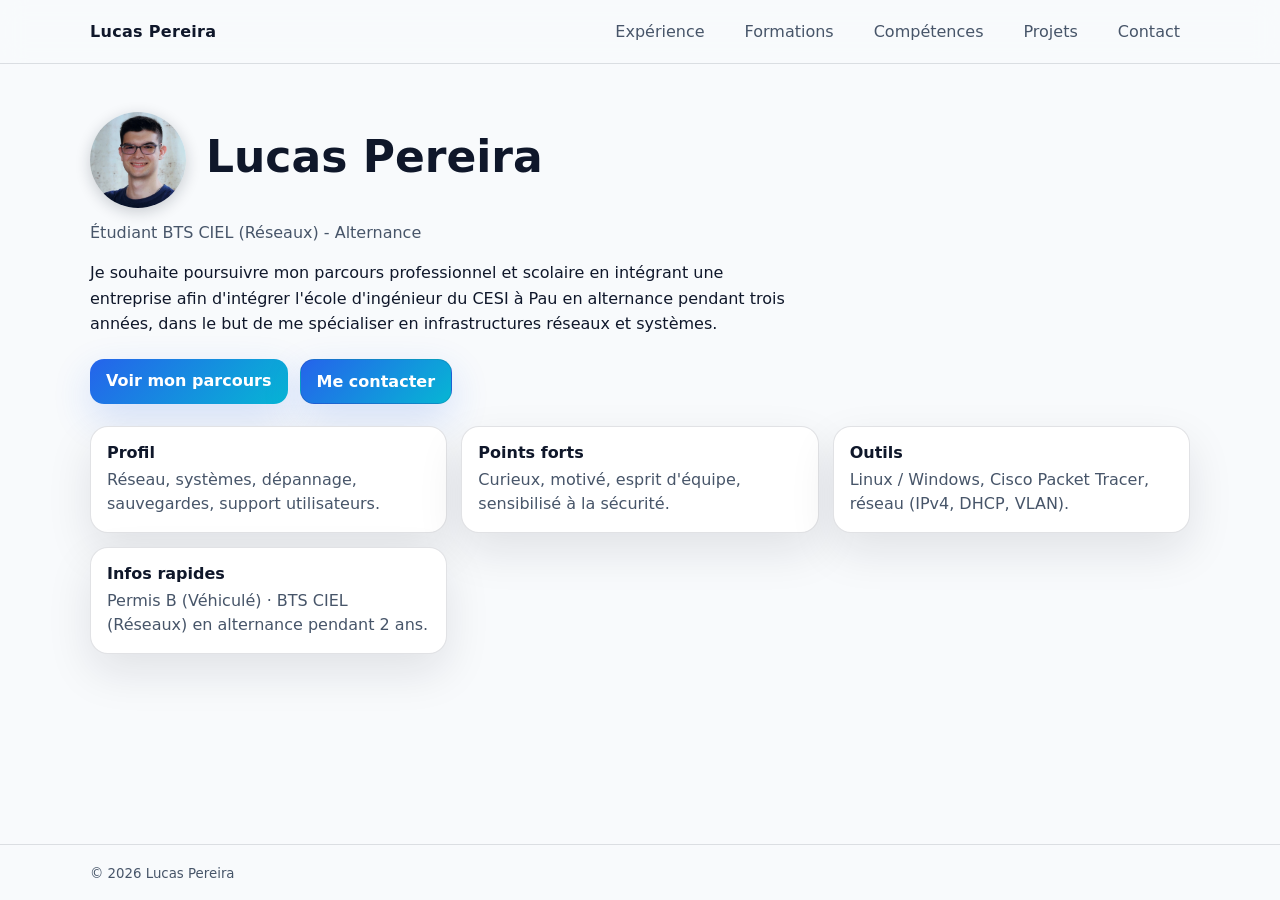
<file: index.html>
<!doctype html>
<html data-theme="light" lang="fr">
<head>
  <meta charset="utf-8" />
  <meta name="viewport" content="width=device-width, initial-scale=1" />
  <title>Lucas Pereira - CV</title>
  <link rel="stylesheet" href="css/style.css" />
  <script defer src="js/main.js"></script>
</head>
<body>




  <header class="site-header">
    <div class="container header-inner">
      <a class="brand" href="index.html">Lucas Pereira</a>
      <nav class="nav">
        <a href="experience.html">Expérience</a>
        <a href="formation.html">Formations</a>
        <a href="competences.html">Compétences</a>
        <a href="projets.html">Projets</a>
        <a href="contact.html">Contact</a>
      </nav>
    </div>
  </header>

  <main class="container">
    <section class="hero">
      
<div class="hero-title">
  <img src="assets/img/profile.jpg" alt="Lucas Pereira" class="hero-avatar">
  <h1>Lucas Pereira</h1>
</div>

      <p class="subtitle">Étudiant BTS CIEL (Réseaux) - Alternance</p>

      <p class="lead">
        Je souhaite poursuivre mon parcours professionnel et scolaire en intégrant une entreprise 
        afin d'intégrer l'école d'ingénieur du CESI à Pau en alternance pendant trois années,
        dans le but de me spécialiser en infrastructures réseaux et systèmes.
      </p>

      <div class="cta">
        <a class="btn" href="experience.html">Voir mon parcours</a>
        <a class="btn btn-ghost" href="contact.html">Me contacter</a>
      </div>

      <div class="quick-cards">
        
        <div class="card">
          <h3>Profil</h3>
          <p>Réseau, systèmes, dépannage, sauvegardes, support utilisateurs.</p>
        </div>
        <div class="card">
          <h3>Points forts</h3>
          <p>Curieux, motivé, esprit d'équipe, sensibilisé à la sécurité.</p>
        </div>
        <div class="card">
          <h3>Outils</h3>
          <p>Linux / Windows, Cisco Packet Tracer, réseau (IPv4, DHCP, VLAN).</p>
        </div>

        <div class="card">
          <h3>Infos rapides</h3>
          <p>Permis B (Véhiculé) · BTS CIEL (Réseaux) en alternance pendant 2 ans.</p>
        </div>
      </div>
    </section>
  </main>

  <footer class="site-footer">
    <div class="container">
      <small>© 2026 Lucas Pereira</small>
    </div>
  </footer>
</body>
</html>
</file>
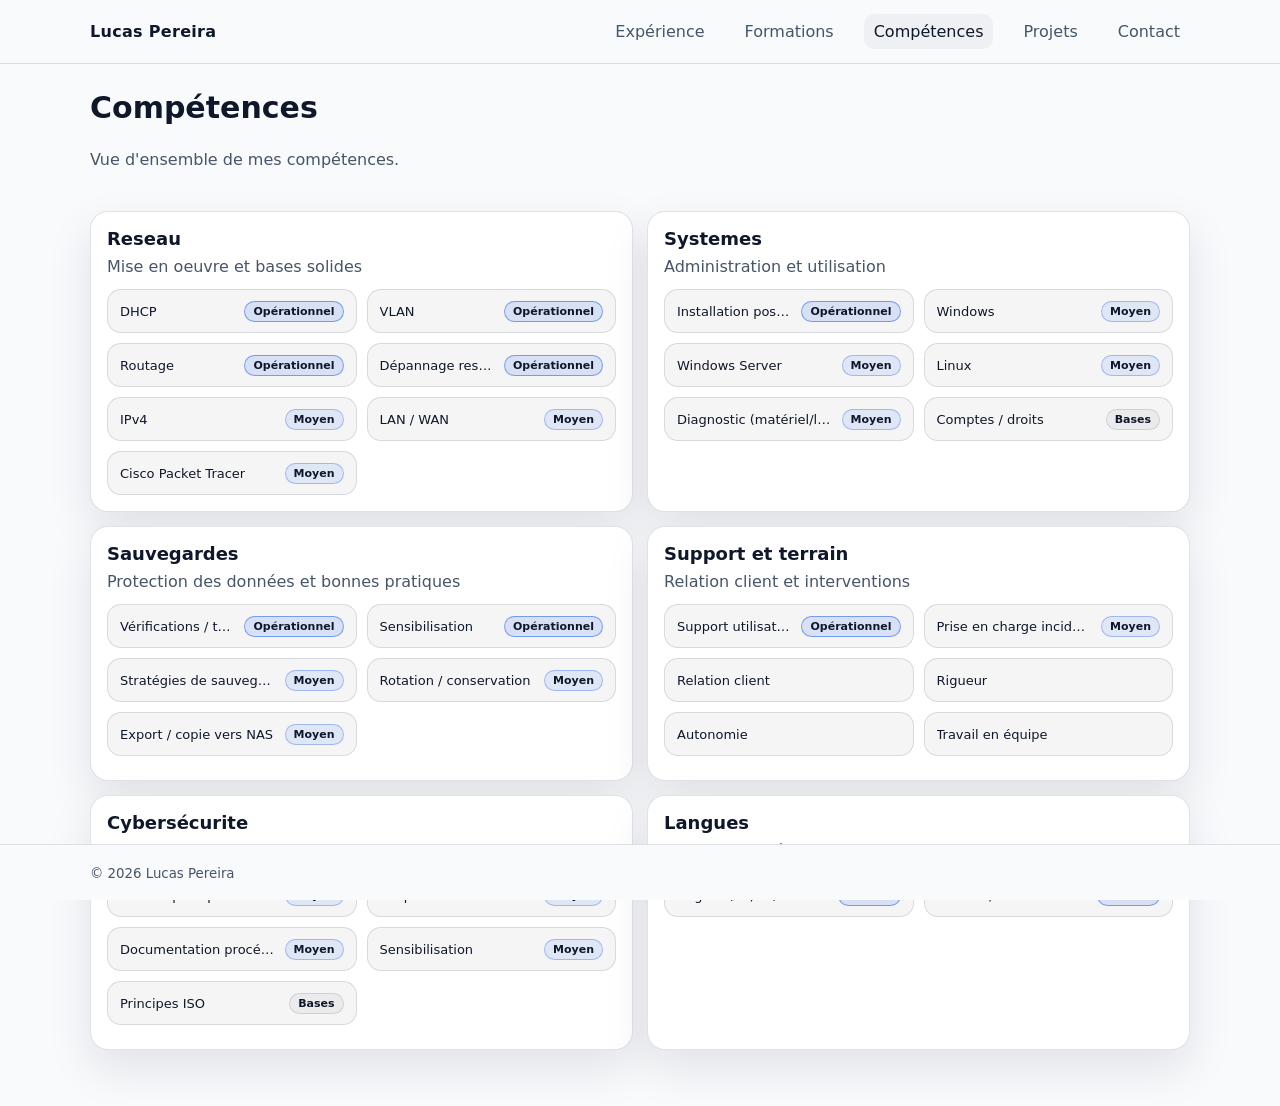
<file: competences.html>
<!doctype html>
<html data-theme="light" lang="fr">
<head>
  <meta charset="utf-8" />
  <meta name="viewport" content="width=device-width, initial-scale=1" />
  <title>Compétences - Lucas Pereira</title>
  <link rel="stylesheet" href="css/style.css" />
  <script defer src="js/main.js"></script>
  <script defer src="js/competences.js"></script>
</head>
<body>

  <header class="site-header">
    <div class="container header-inner">
      <a class="brand" href="index.html">Lucas Pereira</a>
      <nav class="nav">
        <a href="experience.html">Expérience</a>
        <a href="formation.html">Formations</a>
        <a href="competences.html" class="active">Compétences</a>
        <a href="projets.html">Projets</a>
        <a href="contact.html">Contact</a>
      </nav>
    </div>
  </header>

  <main class="container">
    <section class="page-head">
      <h1>Compétences</h1><br>
      <p class="subtitle">Vue d'ensemble de mes compétences.</p>
    </section>

    <section class="skills-grid" id="skillsGrid">
    </section>
  </main>

  <footer class="site-footer">
    <div class="container">
      <small>© 2026 Lucas Pereira</small>
    </div>
  </footer>
</body>
</html>
</file>
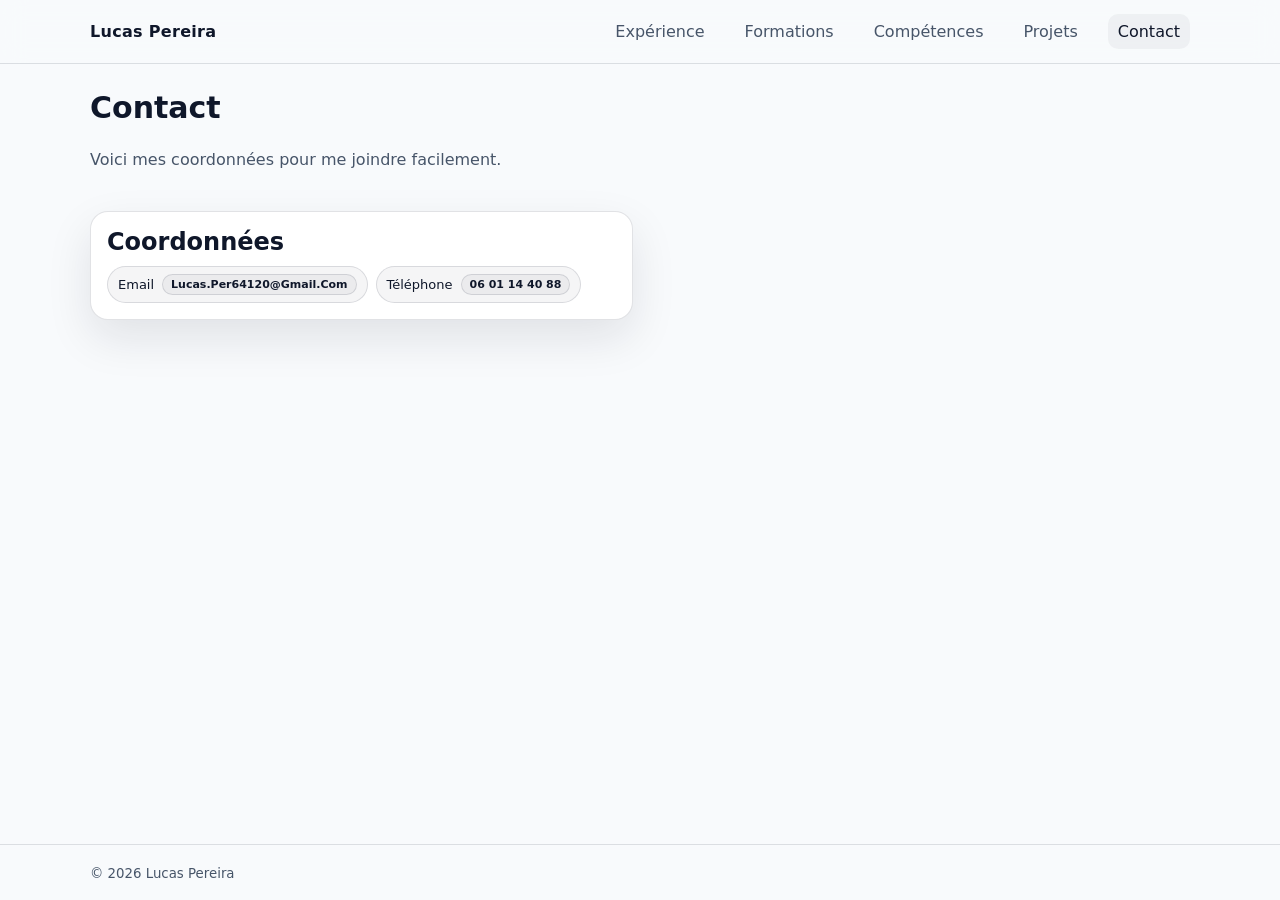
<file: contact.html>
<!doctype html>
<html data-theme="light" lang="fr">
<head>
  <meta charset="utf-8" />
  <meta name="viewport" content="width=device-width, initial-scale=1" />
  <title>Contact - Lucas Pereira</title>
  <link rel="stylesheet" href="css/style.css" />
  <script defer src="js/main.js"></script>
  <script defer src="js/contact.js"></script>
</head>
<body>

  <header class="site-header">
    <div class="container header-inner">
      <a class="brand" href="index.html">Lucas Pereira</a>
      <nav class="nav">
        <a href="experience.html">Expérience</a>
        <a href="formation.html">Formations</a>
        <a href="competences.html">Compétences</a>
        <a href="projets.html">Projets</a>
        <a href="contact.html" class="active">Contact</a>
      </nav>
    </div>
  </header>

  <main class="container">
    <section class="page-head">
      <h1>Contact</h1><br>
      <p class="subtitle">Voici mes coordonnées pour me joindre facilement.</p>
    </section>

    <section class="skills-grid">
      <div class="card">
        <h2 style="margin:0 0 10px;">Coordonnées</h2>

        <div class="tags" style="margin-top:0;">
          <span class="tag">
            <span class="tag-text">Email</span>
            <span class="tag-badge">
              <a href="mailto:lucas.per64120@gmail.com">lucas.per64120@gmail.com</a>
            </span>
          </span>

          <span class="tag">
            <span class="tag-text">Téléphone</span>
            <span class="tag-badge">
              <a href="tel:+33601144088">06 01 14 40 88</a>
            </span>
          </span>
        </div>
      </div>
    </section>
  </main>

  <footer class="site-footer">
    <div class="container">
      <small>© 2026 Lucas Pereira</small>
    </div>
  </footer>
</body>
</html>
</file>
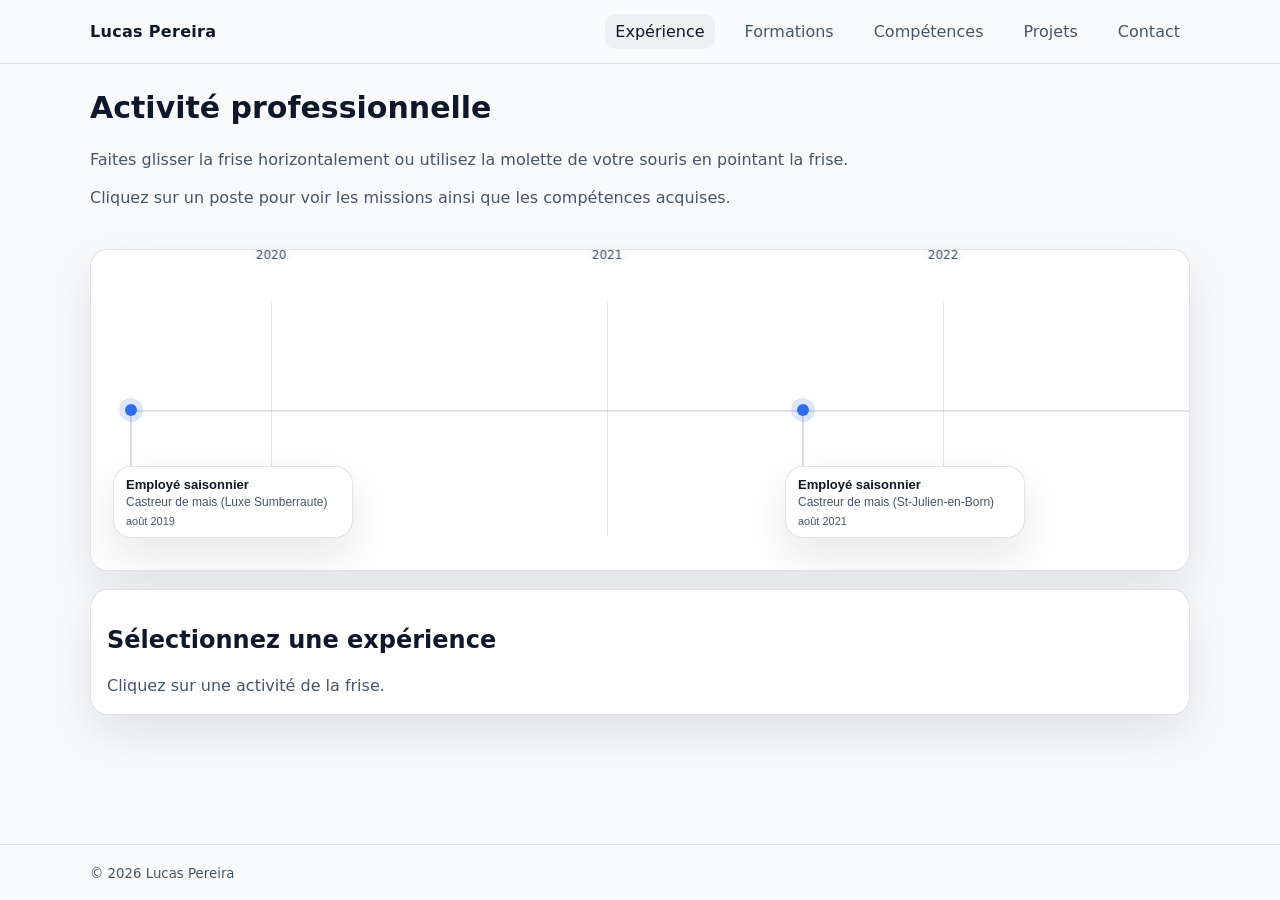
<file: experience.html>
<!doctype html>
<html data-theme="light" lang="fr">
<head>
  <meta charset="utf-8" />
  <meta name="viewport" content="width=device-width, initial-scale=1" />
  <title>Expérience - Lucas Pereira</title>
  <link rel="stylesheet" href="css/style.css" />
  <script defer src="js/main.js"></script>
  <script defer src="js/timeline.js"></script>
</head>
<body>

  <header class="site-header">
    <div class="container header-inner">
      <a class="brand" href="index.html">Lucas Pereira</a>
      <nav class="nav">
        <a href="experience.html" class="active">Expérience</a>
        <a href="formation.html">Formations</a>
        <a href="competences.html">Compétences</a>
        <a href="projets.html">Projets</a>
        <a href="contact.html">Contact</a>
      </nav>
    </div>
  </header>

  <main class="container">
    <section class="page-head">
      <h1>Activité professionnelle</h1><br>
      <p class="subtitle">
        Faites glisser la frise horizontalement ou utilisez la molette de votre souris en pointant la frise.<br><br>
        Cliquez sur un poste pour voir les missions ainsi que les compétences acquises.
      </p>
    </section>

    <section class="timeline-wrap">
      <div class="timeline" id="timeline" aria-label="Frise chronologique">
      </div>
    </section>

  <section class="details">
    <div class="card" id="detailsCard">
      <h2 id="dTitle">Sélectionnez une expérience</h2>
      <p class="muted" id="dMeta">Cliquez sur une activité de la frise.</p>

      <div id="detailsExtra" calss="is-hidden">
        <h3>Missions</h3>
        <ul id="dMissions"></ul>

        <h3>Compétences acquises</h3>
        <div class="tags" id="dTags"></div>
      </div>

    </div>
  </section>
  </main>

  <footer class="site-footer">
    <div class="container">
      <small>© 2026 Lucas Pereira</small>
    </div>
  </footer>
</body>
</html>
</file>
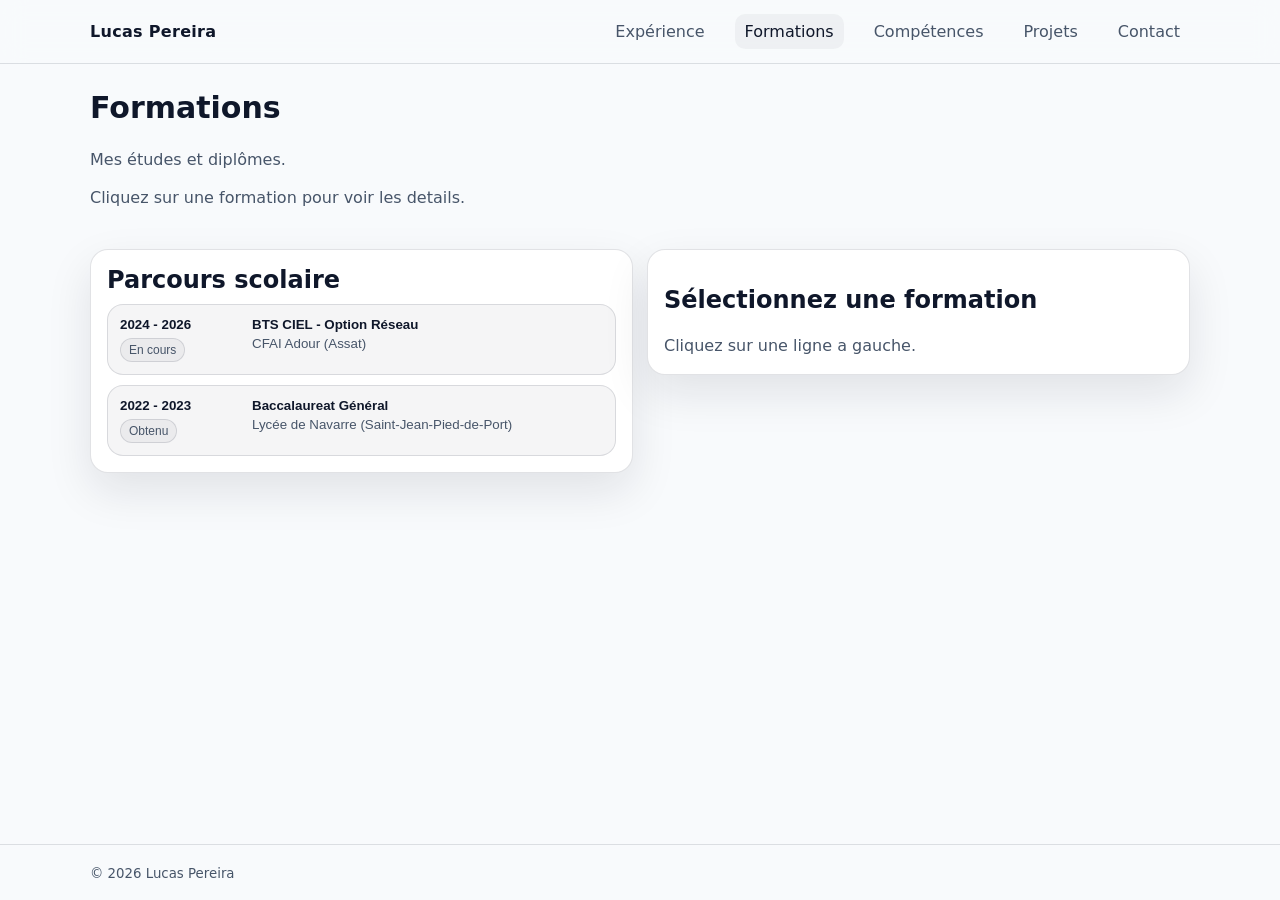
<file: formation.html>
<!doctype html>
<html data-theme="light" lang="fr">
<head>
  <meta charset="utf-8" />
  <meta name="viewport" content="width=device-width, initial-scale=1" />
  <title>Formations - Lucas Pereira</title>
  <link rel="stylesheet" href="css/style.css" />
  <script defer src="js/main.js"></script>
  <script defer src="js/formation.js"></script>
</head>
<body>

  <header class="site-header">
    <div class="container header-inner">
      <a class="brand" href="index.html">Lucas Pereira</a>
      <nav class="nav">
        <a href="experience.html">Expérience</a>
        <a href="formation.html" class="active">Formations</a>
        <a href="competences.html">Compétences</a>
        <a href="projets.html">Projets</a>
        <a href="contact.html">Contact</a>
      </nav>
    </div>
  </header>

  <main class="container">
    <section class="page-head">
      <h1>Formations</h1><br>
      <p class="subtitle">
        Mes études et diplômes.<br><br>
        Cliquez sur une formation pour voir les details.
      </p>
    </section>

    <section class="edu-grid" id="eduGrid">
      <div class="edu-list card">
        <h2 class="edu-title">Parcours scolaire</h2>
        <div id="eduItems" class="edu-items"></div>
      </div>

      <div class="card" id="eduDetails">
        <h2 id="fTitle">Sélectionnez une formation</h2>
        <p class="muted" id="fMeta">Cliquez sur une ligne a gauche.</p>

        <div id="eduExtra" class="is-hidden">
          <h3>Contenu</h3>
          <ul id="fBullets"></ul>

          <h3>Compétences developpées</h3>
          <div class="tags" id="fTags"></div>
        </div>
      </div>
    </section>
  </main>

  <footer class="site-footer">
    <div class="container">
      <small>© 2026 Lucas Pereira</small>
    </div>
  </footer>
</body>
</html>
</file>
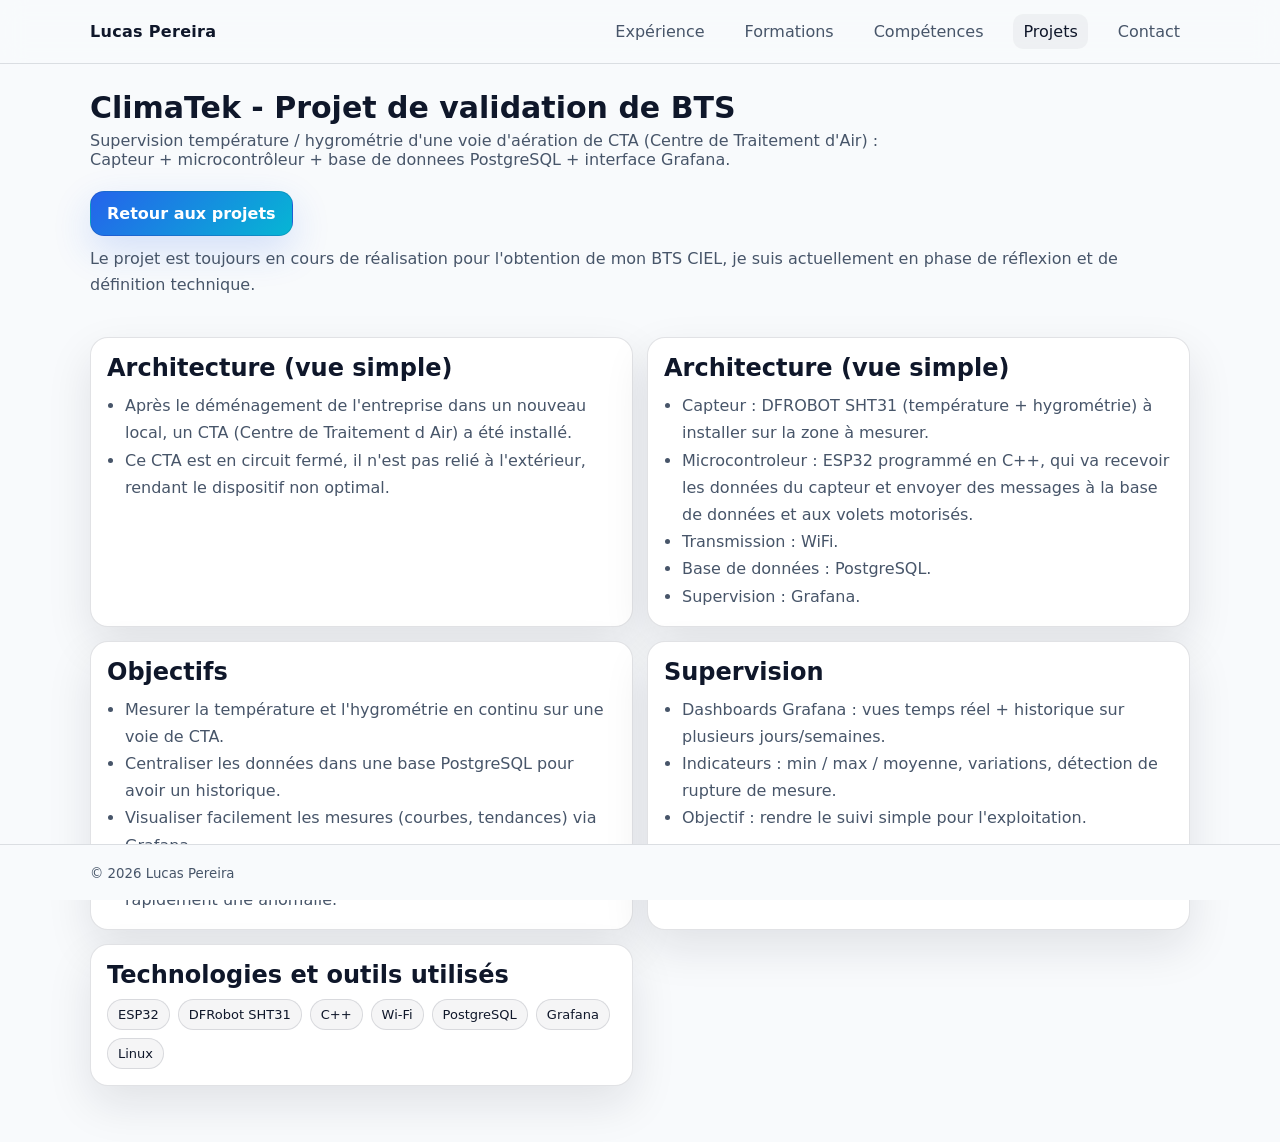
<file: projet-bts.html>
<!doctype html>
<html data-theme="light" lang="fr">
<head>
  <meta charset="utf-8" />
  <meta name="viewport" content="width=device-width, initial-scale=1" />
  <title>ClimaTek - Projet de validation de BTS</title>
  <link rel="stylesheet" href="css/style.css" />
  <script defer src="js/main.js"></script>
</head>
<body>

  <header class="site-header">
    <div class="container header-inner">
      <a class="brand" href="index.html">Lucas Pereira</a>
      <nav class="nav">
        <a href="experience.html">Expérience</a>
        <a href="formation.html">Formations</a>
        <a href="competences.html">Compétences</a>
        <a href="projets.html" class="active">Projets</a>
        <a href="contact.html">Contact</a>
      </nav>
    </div>
  </header>

  <main class="container">
    <section class="page-head">
      <h1>ClimaTek - Projet de validation de BTS</h1>
      <p class="subtitle">
        Supervision température / hygrométrie d'une voie d'aération de CTA (Centre de Traitement d'Air) : <br>
        Capteur + microcontrôleur + base de donnees PostgreSQL + interface Grafana.
      </p>

      <div class="cta">
        <a class="btn btn-ghost" href="projets.html">Retour aux projets</a>
      </div>

      <p class="muted" style="margin-top:10px; line-height:1.6;">
        Le projet est toujours en cours de réalisation pour l'obtention de mon BTS CIEL, je suis actuellement en phase de réflexion et de définition technique.
      </p>
    </section>

    <section class="skills-grid">
      <div class="card">
        <h2 style="margin:0 0 10px;">Architecture (vue simple)</h2>
        <ul style="margin:0; padding-left:18px; line-height:1.7; color:var(--muted);">
          <li>Après le déménagement de l'entreprise dans un nouveau local, un CTA (Centre de Traitement d Air) a été installé.</li>
          <li>Ce CTA est en circuit fermé, il n'est pas relié à l'extérieur, rendant le dispositif non optimal.</li>
        </ul>
      </div>

      <div class="card">
        <h2 style="margin:0 0 10px;">Architecture (vue simple)</h2>
        <ul style="margin:0; padding-left:18px; line-height:1.7; color:var(--muted);">
          <li>Capteur : DFROBOT SHT31 (température + hygrométrie) à installer sur la zone à mesurer.</li>
          <li>Microcontroleur : ESP32 programmé en C++, qui va recevoir les données du capteur et envoyer des messages à la base de données et aux volets motorisés.</li>
          <li>Transmission : WiFi.</li>
          <li>Base de données : PostgreSQL.</li>
          <li>Supervision : Grafana.</li>
        </ul>
      </div>

      <div class="card">
        <h2 style="margin:0 0 10px;">Objectifs</h2>
        <ul style="margin:0; padding-left:18px; line-height:1.7; color:var(--muted);">
          <li>Mesurer la température et l'hygrométrie en continu sur une voie de CTA.</li>
          <li>Centraliser les données dans une base PostgreSQL pour avoir un historique.</li>
          <li>Visualiser facilement les mesures (courbes, tendances) via Grafana.</li>
          <li>Mettre en place des seuils / alertes pour détecter rapidement une anomalie.</li>
        </ul>
      </div>

      <div class="card">
        <h2 style="margin:0 0 10px;">Supervision</h2>
        <ul style="margin:0; padding-left:18px; line-height:1.7; color:var(--muted);">
          <li>Dashboards Grafana : vues temps réel + historique sur plusieurs jours/semaines.</li>
          <li>Indicateurs : min / max / moyenne, variations, détection de rupture de mesure.</li>
          <li>Objectif : rendre le suivi simple pour l'exploitation.</li>
        </ul>
      </div>

      <div class="card">
        <h2 style="margin:0 0 10px;">Technologies et outils utilisés</h2>
        <div class="tags">
          <span class="tag">ESP32</span>
          <span class="tag">DFRobot SHT31</span>
          <span class="tag">C++</span>
          <span class="tag">Wi-Fi</span>
          <span class="tag">PostgreSQL</span>
          <span class="tag">Grafana</span>
          <span class="tag">Linux</span>
        </div>
      </div>
    </section>
  </main>

  <footer class="site-footer">
    <div class="container">
      <small>© 2026 Lucas Pereira</small>
    </div>
  </footer>
</body>
</html>
</file>
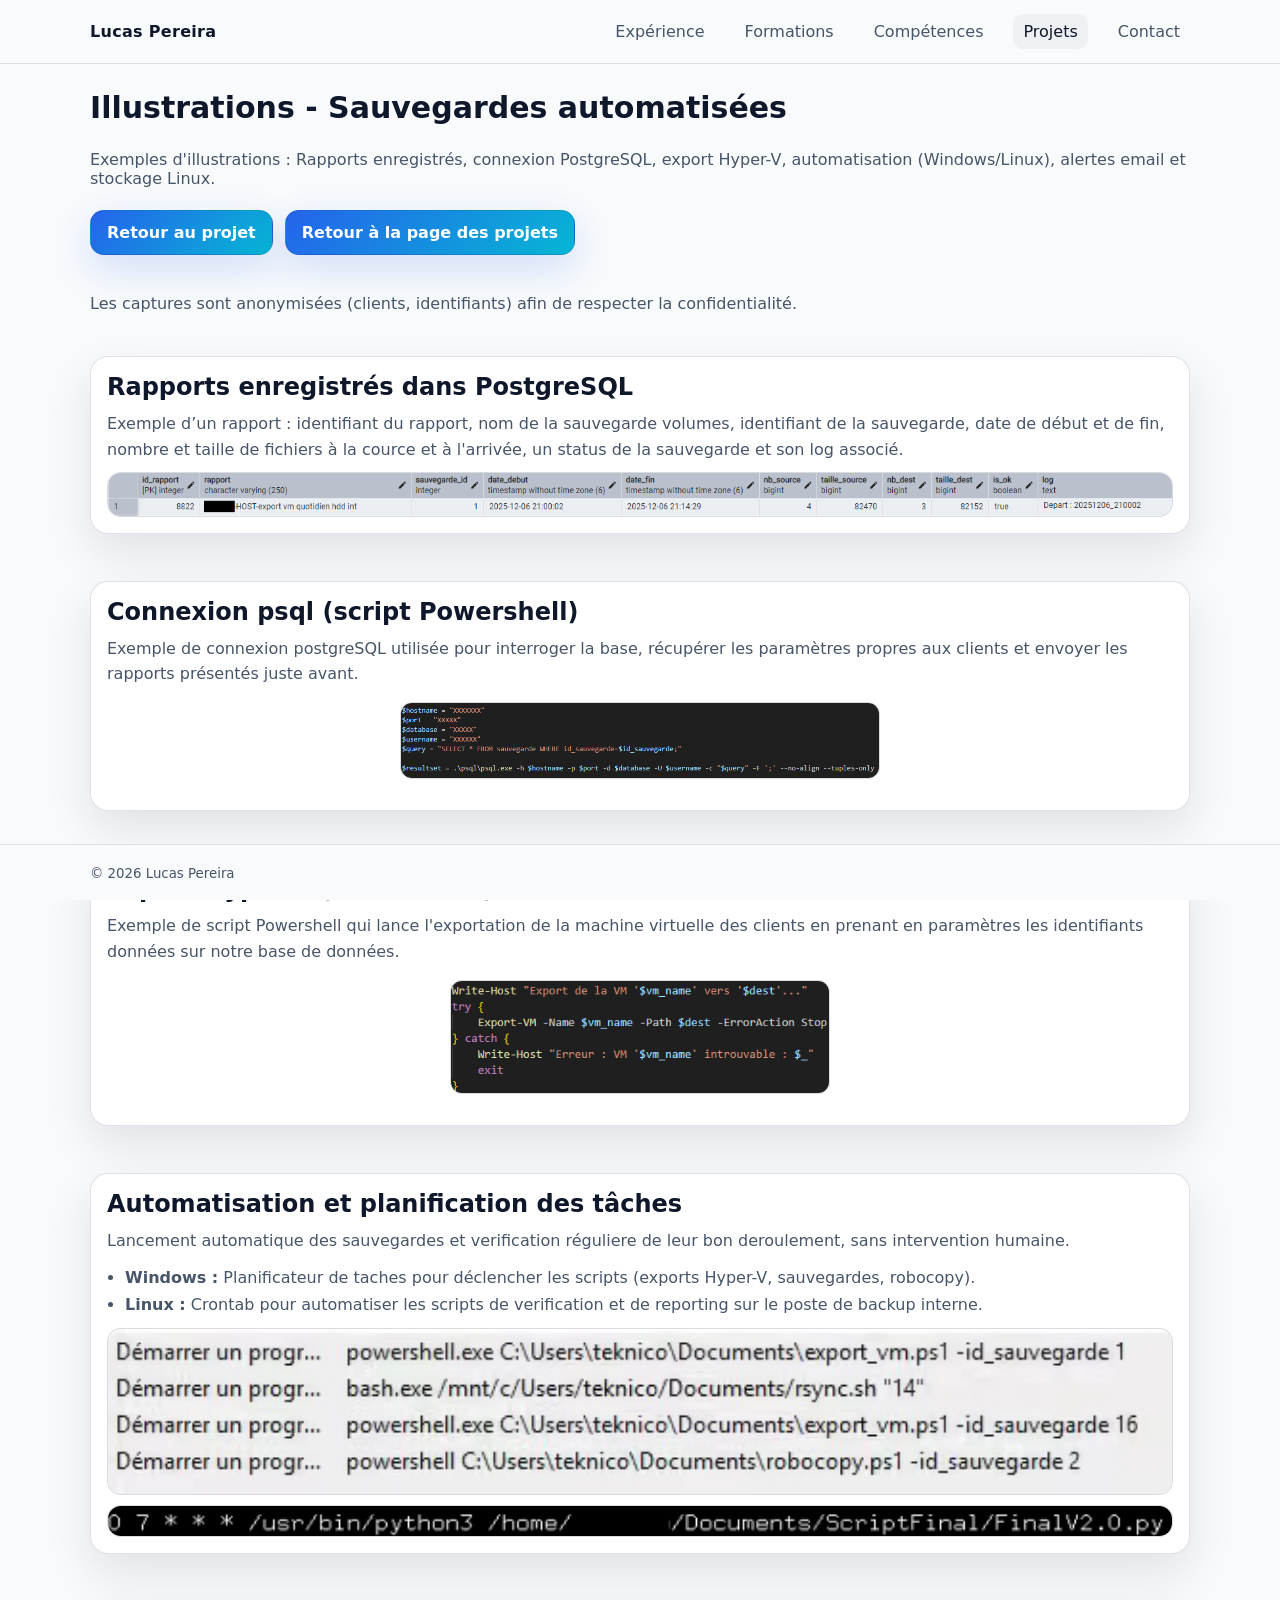
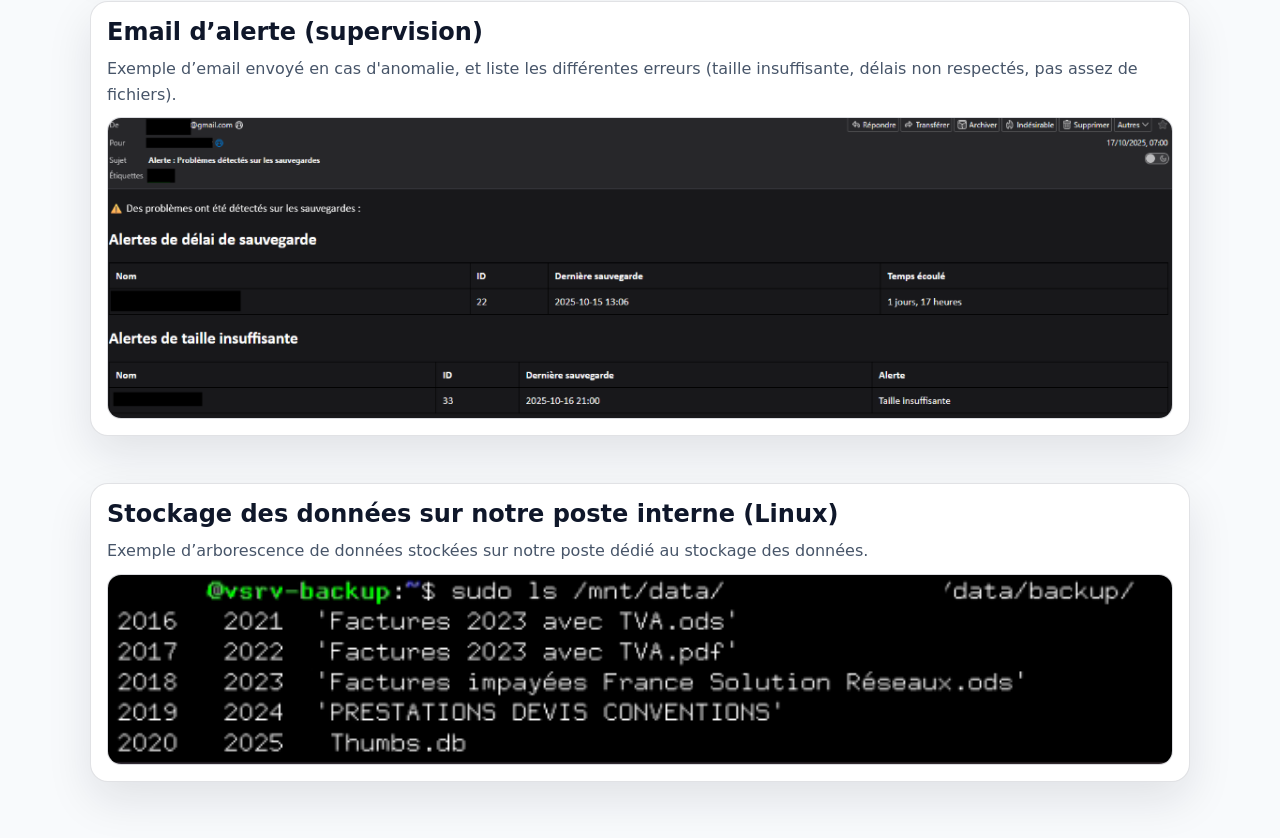
<file: projet-sauvegardes-illustrations.html>
<!doctype html>
<html data-theme="light" lang="fr">
<head>
  <meta charset="utf-8" />
  <meta name="viewport" content="width=device-width, initial-scale=1" />
  <title>Projet - Illustrations (Sauvegardes)</title>
  <link rel="stylesheet" href="css/style.css" />
  <script defer src="js/main.js"></script>
</head>
<body>

  <header class="site-header">
    <div class="container header-inner">
      <a class="brand" href="index.html">Lucas Pereira</a>
      <nav class="nav">
        <a href="experience.html">Expérience</a>
        <a href="formation.html">Formations</a>
        <a href="competences.html">Compétences</a>
        <a href="projets.html" class="active">Projets</a>
        <a href="contact.html">Contact</a>
      </nav>
    </div>
  </header>

  <main class="container">
    <section class="page-head">
      <h1>Illustrations - Sauvegardes automatisées</h1><br>
      <p class="subtitle">
        Exemples d'illustrations : Rapports enregistrés, connexion PostgreSQL, export Hyper-V, automatisation (Windows/Linux), alertes email et stockage Linux.
      </p>

      <div class="cta">
        <a class="btn btn-ghost" href="projet-sauvegardes.html">Retour au projet</a>
        <a class="btn btn-ghost" href="projets.html">Retour à la page des projets</a>
      </div>

      <p class="muted" style="margin-top:10px; line-height:1.6;"><br>
        Les captures sont anonymisées (clients, identifiants) afin de respecter la confidentialité.
      </p>
    </section>

    <section class="skills-grid">
      <div class="card card-full">
        <h2 style="margin:0 0 10px;">Rapports enregistrés dans PostgreSQL</h2>
        <p class="muted" style="line-height:1.6;">
          Exemple d’un rapport : identifiant du rapport, nom de la sauvegarde volumes, identifiant de la sauvegarde, date de début et de fin, nombre et taille de fichiers à la cource
          et à l'arrivée, un status de la sauvegarde et son log associé.
        </p>
        <img class="media-img" src="assets/projets/sauvegardes/01-rapport-db.png" alt="Capture rapports PostgreSQL (anonymisee)">
      </div>
      <br>
      <div class="card card-full">
        <h2 style="margin:0 0 10px;">Connexion psql (script Powershell)</h2>
        <p class="muted" style="line-height:1.6;">
          Exemple de connexion postgreSQL utilisée pour interroger la base, récupérer les paramètres propres aux clients et envoyer les rapports présentés juste avant.
        </p>
        <img class="media-img tech-screenshot tech-wide" src="assets/projets/sauvegardes/02-psql-connexion.png" alt="">
      </div>
      <br>
      <div class="card card-full">
        <h2 style="margin:0 0 10px;">Export Hyper-V (PowerShell)</h2>
        <p class="muted" style="line-height:1.6;">
          Exemple de script Powershell qui lance l'exportation de la machine virtuelle des clients en prenant en paramètres les identifiants données sur notre base de données.
        </p>
        <img class="media-img tech-screenshot" src="assets/projets/sauvegardes/03-export-hyperv.png" alt="">
      </div>
      <br>
      <div class="card card-full">
        <h2 style="margin:0 0 10px;">Automatisation et planification des tâches</h2>

        <p class="muted" style="line-height:1.6;">
          Lancement automatique des sauvegardes et verification réguliere de leur bon deroulement,
          sans intervention humaine.
        </p>
  
        <ul style="margin:10px 0 0; padding-left:18px; line-height:1.7; color:var(--muted);">
          <li><strong>Windows :</strong> Planificateur de taches pour déclencher les scripts (exports Hyper-V, sauvegardes, robocopy).</li>
          <li><strong>Linux :</strong> Crontab pour automatiser les scripts de verification et de reporting sur le poste de backup interne.</li>
        </ul>

        <img class="media-img" src="assets/projets/sauvegardes/06-task-scheduler.png" alt="Planificateur de taches Windows (scripts PowerShell)">
        <img class="media-img" src="assets/projets/sauvegardes/07-crontab-verification.png" alt="Crontab Linux pour verification des sauvegardes">
      </div>
      <br>
      <div class="card card-full">
        <h2 style="margin:0 0 10px;">Email d’alerte (supervision)</h2>
        <p class="muted" style="line-height:1.6;">
          Exemple d’email envoyé en cas d'anomalie, et liste les différentes erreurs (taille insuffisante, délais non respectés, pas assez de fichiers).
        </p>
        <img class="media-img" src="assets/projets/sauvegardes/04-email-alerte.png" alt="Capture email d alerte (anonymisee)">
      </div>
      <br>
      <div class="card card-full">
        <h2 style="margin:0 0 10px;">Stockage des données sur notre poste interne (Linux)</h2>
        <p class="muted" style="line-height:1.6;">
          Exemple d’arborescence de données stockées sur notre poste dédié au stockage des données.
        </p>
        <img class="media-img" src="assets/projets/sauvegardes/05-stockage-linux.png" alt="Capture stockage Linux">
      </div>

    </section>


  </main>

  <footer class="site-footer">
    <div class="container">
      <small>© 2026 Lucas Pereira</small>
    </div>
  </footer>
</body>
</html>
</file>
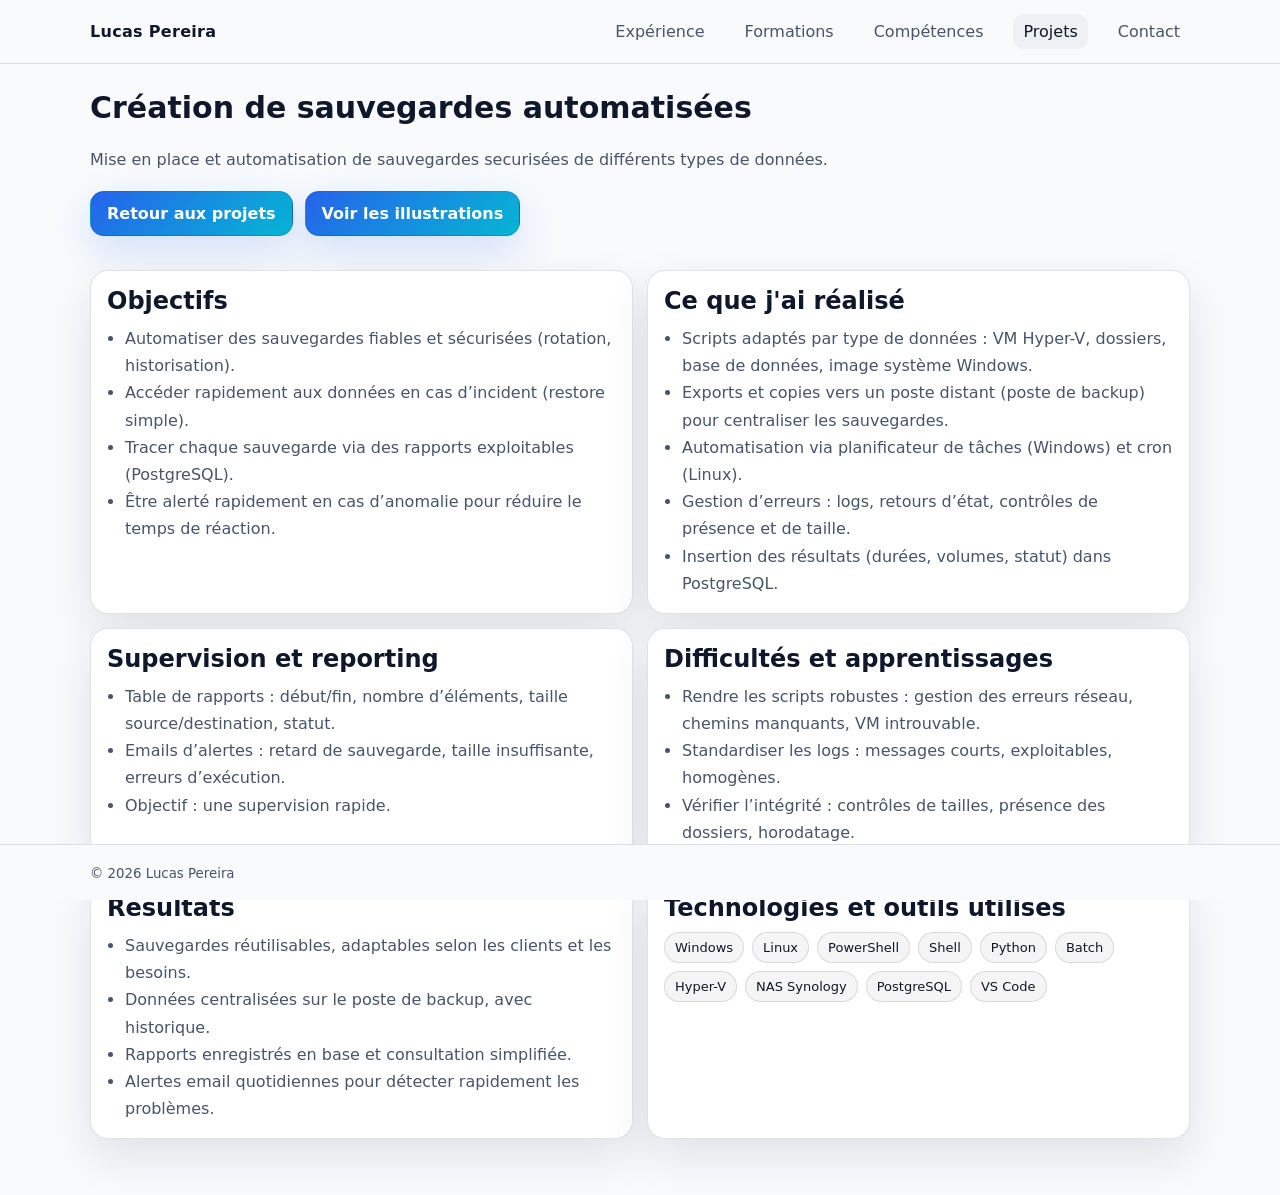
<file: projet-sauvegardes.html>
<!doctype html>
<html data-theme="light" lang="fr">
<head>
  <meta charset="utf-8" />
  <meta name="viewport" content="width=device-width, initial-scale=1" />
  <title>Projet - Sauvegardes automatisées</title>
  <link rel="stylesheet" href="css/style.css" />
  <script defer src="js/main.js"></script>
</head>
<body>

  <header class="site-header">
    <div class="container header-inner">
      <a class="brand" href="index.html">Lucas Pereira</a>
      <nav class="nav">
        <a href="experience.html">Expérience</a>
        <a href="formation.html">Formations</a>
        <a href="competences.html">Compétences</a>
        <a href="projets.html" class="active">Projets</a>
        <a href="contact.html">Contact</a>
      </nav>
    </div>
  </header>

  <main class="container">
    <section class="page-head">
      <h1>Création de sauvegardes automatisées</h1><br>
      <p class="subtitle">Mise en place et automatisation de sauvegardes securisées de différents types de données.</p>

      <div class="cta">
        <a class="btn btn-ghost" href="projets.html">Retour aux projets</a>
        <a class="btn btn-ghost" href="projet-sauvegardes-illustrations.html">Voir les illustrations</a>
      </div>

    </section>

    <section class="skills-grid">
      <div class="card">
        <h2 style="margin:0 0 10px;">Objectifs</h2>
        <ul style="margin:0; padding-left:18px; line-height:1.7; color:var(--muted);">
          <li>Automatiser des sauvegardes fiables et sécurisées (rotation, historisation).</li>
          <li>Accéder rapidement aux données en cas d’incident (restore simple).</li>
          <li>Tracer chaque sauvegarde via des rapports exploitables (PostgreSQL).</li>
          <li>Être alerté rapidement en cas d’anomalie pour réduire le temps de réaction.</li>
        </ul>
      </div>

      <div class="card">
        <h2 style="margin:0 0 10px;">Ce que j'ai réalisé</h2>
        <ul style="margin:0; padding-left:18px; line-height:1.7; color:var(--muted);">
          <li>Scripts adaptés par type de données : VM Hyper-V, dossiers, base de données, image système Windows.</li>
          <li>Exports et copies vers un poste distant (poste de backup) pour centraliser les sauvegardes.</li>
          <li>Automatisation via planificateur de tâches (Windows) et cron (Linux).</li>
          <li>Gestion d’erreurs : logs, retours d’état, contrôles de présence et de taille.</li>
          <li>Insertion des résultats (durées, volumes, statut) dans PostgreSQL.</li>
        </ul>
      </div>

      <div class="card">
        <h2 style="margin:0 0 10px;">Supervision et reporting</h2>
        <ul style="margin:0; padding-left:18px; line-height:1.7; color:var(--muted);">
          <li>Table de rapports : début/fin, nombre d’éléments, taille source/destination, statut.</li>
          <li>Emails d’alertes : retard de sauvegarde, taille insuffisante, erreurs d’exécution.</li>
          <li>Objectif : une supervision rapide.</li>
        </ul>
      </div>

      <div class="card">
        <h2 style="margin:0 0 10px;">Difficultés et apprentissages</h2>
        <ul style="margin:0; padding-left:18px; line-height:1.7; color:var(--muted);">
          <li>Rendre les scripts robustes : gestion des erreurs réseau, chemins manquants, VM introuvable.</li>
          <li>Standardiser les logs : messages courts, exploitables, homogènes.</li>
          <li>Vérifier l’intégrité : contrôles de tailles, présence des dossiers, horodatage.</li>
        </ul>
      </div>

      <div class="card">
        <h2 style="margin:0 0 10px;">Résultats</h2>
        <ul style="margin:0; padding-left:18px; line-height:1.7; color:var(--muted);">
          <li>Sauvegardes réutilisables, adaptables selon les clients et les besoins.</li>
          <li>Données centralisées sur le poste de backup, avec historique.</li>
          <li>Rapports enregistrés en base et consultation simplifiée.</li>
          <li>Alertes email quotidiennes pour détecter rapidement les problèmes.</li>
        </ul>
      </div>

      <div class="card">
        <h2 style="margin:0 0 10px;">Technologies et outils utilisés</h2>
        <div class="tags">
          <span class="tag">Windows</span>
          <span class="tag">Linux</span>
          <span class="tag">PowerShell</span>
          <span class="tag">Shell</span>
          <span class="tag">Python</span>
          <span class="tag">Batch</span>
          <span class="tag">Hyper-V</span>
          <span class="tag">NAS Synology</span>
          <span class="tag">PostgreSQL</span>
          <span class="tag">VS Code</span>
        </div>
      </div>
    </section>
  </main>

  <footer class="site-footer">
    <div class="container">
      <small>© 2026 Lucas Pereira</small>
    </div>
  </footer>
</body>
</html>
</file>
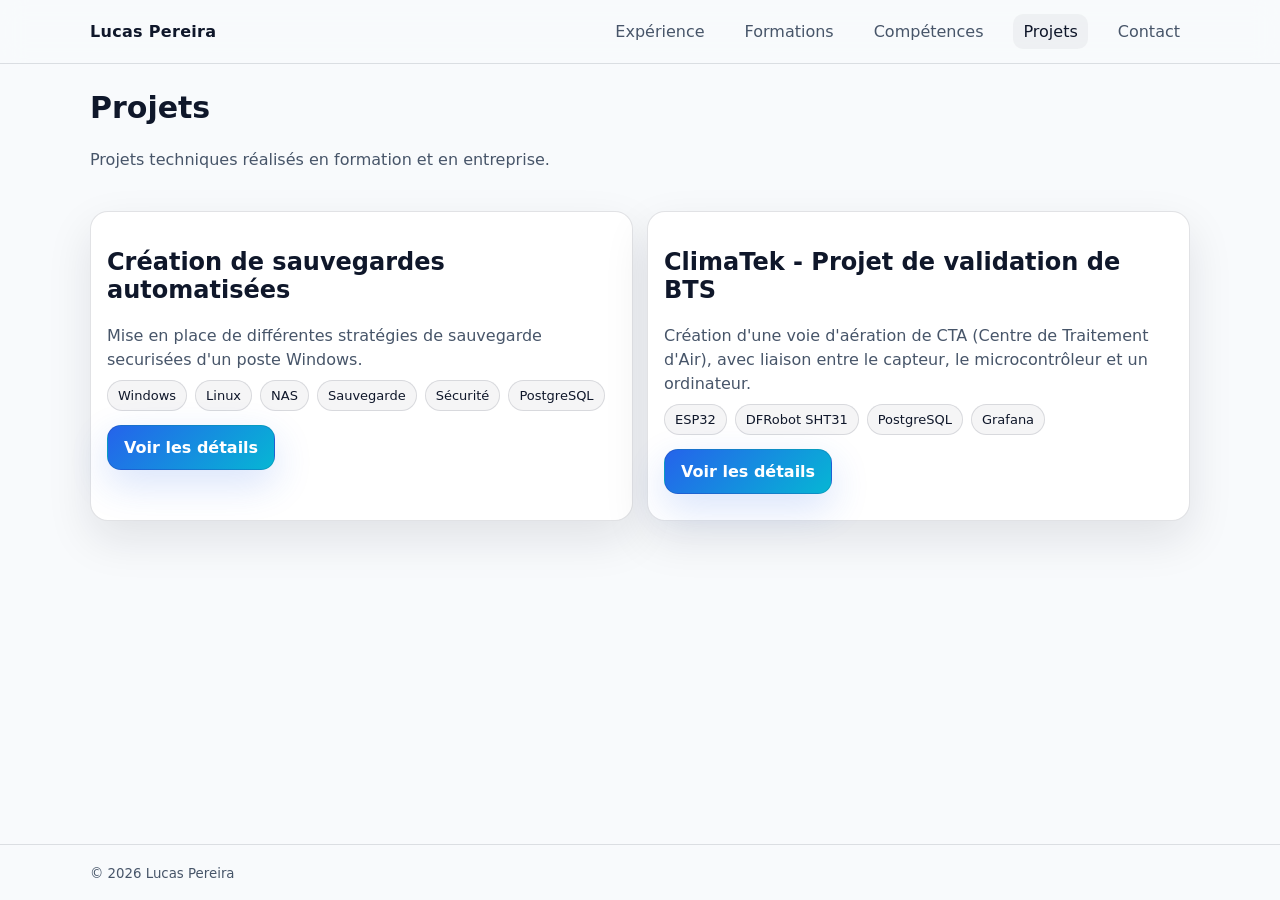
<file: projets.html>
<!doctype html>
<html data-theme="light" lang="fr">
<head>
  <meta charset="utf-8" />
  <meta name="viewport" content="width=device-width, initial-scale=1" />
  <title>Projets - Lucas Pereira</title>
  <link rel="stylesheet" href="css/style.css" />
  <script defer src="js/main.js"></script>
</head>
<body>


<header class="site-header">
  <div class="container header-inner">
    <a class="brand" href="index.html">Lucas Pereira</a>
    <nav class="nav">
      <a href="experience.html">Expérience</a>
      <a href="formation.html">Formations</a>
      <a href="competences.html">Compétences</a>
      <a href="projets.html" class="active">Projets</a>
      <a href="contact.html">Contact</a>
    </nav>
  </div>
</header>

<main class="container">
  <section class="page-head">
    <h1>Projets</h1><br>
    <p class="subtitle">
      Projets techniques réalisés en formation et en entreprise.
    </p>
  </section>

  <section class="skills-grid">
    <div class="card project-card">
      <h2>Création de sauvegardes automatisées</h2>
      <p class="muted">
        Mise en place de différentes stratégies de sauvegarde securisées d'un poste Windows.
      </p>

      <div class="tags">
        <span class="tag">Windows</span>
        <span class="tag">Linux</span>
        <span class="tag">NAS</span>
        <span class="tag">Sauvegarde</span>
        <span class="tag">Sécurité</span>
        <span class="tag">PostgreSQL</span>
      </div>

      <div class="cta" style="margin-top:14px;">
        <a class="btn btn-ghost" href="projet-sauvegardes.html">Voir les détails</a>
      </div>
    </div>

    <div class="card project-card">
      <h2>ClimaTek - Projet de validation de BTS</h2>
      <p class="muted">
        Création d'une voie d'aération de CTA (Centre de Traitement d'Air), avec liaison entre le capteur, le microcontrôleur et un ordinateur.
      </p>

      <div class="tags">
        <span class="tag">ESP32</span>
        <span class="tag">DFRobot SHT31</span>
        <span class="tag">PostgreSQL</span>
        <span class="tag">Grafana</span>
      </div>

      <div class="cta" style="margin-top:14px;">
        <a class="btn btn-ghost" href="projet-bts.html">Voir les détails</a>
      </div>
    </div>
  </section>
</main>

<footer class="site-footer">
  <div class="container">
    <small>© 2026 Lucas Pereira</small>
  </div>
</footer>

</body>
</html>
</file>
<file: css/style.css>
:root{
  --bg:#f8fafc;
  --panel:#ffffff;
  --text:#0f172a;
  --muted:#475569;
  --accent:#2563eb;
  --accent2:#06b6d4;
  --border:rgba(15,23,42,0.12);
  --shadow: 0 18px 45px rgba(15,23,42,0.10);
}

*{ box-sizing:border-box; }
img{max-width:100%;height:auto;display:block;}


html{
  background: var(--bg);
}

body{
  margin:0;
  font-family: system-ui, -apple-system, Segoe UI, Roboto, Arial, sans-serif;
  background: var(--bg);
  color:var(--text);
  min-height: 100vh;
  padding-bottom: 56px;
}

/* Light theme polish */
body::before{
  content:"";
  position:fixed;
  inset:0;
  background:
    radial-gradient(900px 500px at 12% 8%, rgba(37,99,235,0.12), transparent 55%),
    radial-gradient(900px 500px at 88% 12%, rgba(6,182,212,0.10), transparent 55%),
    radial-gradient(900px 500px at 50% 92%, rgba(37,99,235,0.08), transparent 60%);
  pointer-events:none;
  z-index:-1;
}

.card{
  transition: transform .14s ease, box-shadow .14s ease, border-color .14s ease;
}
.card:hover{
  transform: translateY(-2px);
  border-color: rgba(37,99,235,0.22);
  box-shadow: 0 22px 60px rgba(15,23,42,0.14);
}

.btn{
  background: linear-gradient(135deg, var(--accent), var(--accent2));
  box-shadow: 0 14px 38px rgba(37,99,235,0.18);
}
.btn:hover{ filter: brightness(1.02); }

.btn-ghost{
  background: rgba(255,255,255,0.55);
}

.nav a{
  transition: background .12s ease, color .12s ease;
}

a:hover{
  color: var(--accent);
}


a{ color:inherit; text-decoration:none; }

.container{
  width:min(1100px, 92%);
  margin:0 auto;
}

.muted{ color: var(--muted); }
.is-hidden{ display: none; }

.site-header{
  position:sticky;
  top:0;
  z-index:50;
  backdrop-filter: blur(12px);
  background: rgba(248,250,252,0.82);
  border-bottom: 1px solid var(--border);
}

.header-inner{
  display:flex;
  align-items:center;
  justify-content:space-between;
  padding:14px 0;
}

.brand{
  font-weight:700;
  letter-spacing:0.3px;
}

.nav a{
  margin-left:14px;
  padding:8px 10px;
  border-radius:10px;
  color:var(--muted);
}

.nav a:hover{
  background: rgba(15,23,42,0.04);
  color:var(--text);
}

.nav a.active{
  color: var(--text);
  background: rgba(15,23,42,0.04);
}

.hero{ padding:48px 0 28px; }
.hero h1{ font-size:44px; margin:0 0 8px; }
.subtitle{ margin:0 0 18px; color:var(--muted); }

.lead{
  max-width:720px;
  line-height:1.6;
  color:var(--text);
}

.cta{
  margin:22px 0 10px;
  display:flex;
  gap:12px;
  flex-wrap:wrap;
}

.btn{
  display:inline-block;
  padding:12px 16px;
  border-radius:14px;
  background: var(--accent);
  color:#ffffff;
  font-weight:650;
}

.btn:hover{ filter: brightness(1.05); }

.btn-ghost{
  background: transparent;
  border: 1px solid var(--border);
  color: var(--text);
}

.btn-ghost:hover{ background: rgba(15,23,42,0.04); }

.quick-cards{
  margin-top:22px;
  display:grid;
  grid-template-columns: repeat(3, 1fr);
  gap:14px;
}

.card{
  background: var(--panel);
  border:1px solid var(--border);
  border-radius:18px;
  padding:16px;
  box-shadow: var(--shadow);
}

.card h3{ margin:0 0 6px; font-size:16px; }
.card p{ margin:0; color:var(--muted); line-height:1.5; }

.site-footer{
  position: fixed;
  left: 0;
  right: 0;
  bottom: 0;
  height: 56px;
  display: flex;
  align-items: center;
  background: var(--bg);
  border-top: 1px solid var(--border);
  margin-top: 0;
  padding: 0;
  color: var(--muted);
}

@media (max-width: 900px){
  .quick-cards{ grid-template-columns: 1fr; }
  .hero h1{ font-size:34px; }
}

.page-head{ padding:26px 0 10px; }
.page-head h1{ margin:0 0 6px; font-size:30px; }

.timeline-wrap{
  margin-top:14px;
  border:1px solid var(--border);
  border-radius:18px;
  background: var(--panel);
  overflow:auto;
  cursor: grab;
  user-select:none;
  box-shadow: var(--shadow);
}

.timeline-wrap.dragging{ cursor: grabbing; }

.timeline{
  position:relative;
  height: 320px;
  padding: 52px 36px 34px;
  min-width: 900px;
}

.tl-axis{
  position:absolute;
  left: 36px;
  right: 36px;
  top: 50%;
  height: 2px;
  background: rgba(15,23,42,0.12);
  border-radius: 999px;
  z-index: 1;
}

.tl-year-line{
  position:absolute;
  top: 52px;
  bottom: 34px;
  width: 1px;
  background: rgba(15,23,42,0.10);
  z-index: 2;
}

.tl-year{
  position:absolute;
  top: -4px;
  transform: translateX(-50%);
  font-size: 12px;
  color: var(--muted);
  z-index: 50;
  pointer-events: none;
  padding: 2px 6px;
  border-radius: 10px;
  background: rgba(248,250,252,0.86);
  backdrop-filter: blur(6px);
}

.tl-item{
  position:absolute !important;
  top: 50%;
  transform: translateY(-50%);
  background: transparent;
  border: 0;
  padding: 0;
  cursor: pointer;
  text-align:left;
  z-index: 5;
}

.tl-dot{
  position:absolute;
  left: 0;
  top: 50%;
  width: 12px;
  height: 12px;
  border-radius: 999px;
  background: rgba(37,99,235,0.95);
  box-shadow: 0 0 0 6px rgba(37,99,235,0.16);
  transform: translate(-50%, -50%);
  z-index: 20;
}

.tl-stem{
  position:absolute;
  left: 0;
  width: 2px;
  background: rgba(15,23,42,0.14);
  transform: translateX(-50%);
  z-index: 10;
}

.tl-card{
  position:absolute;
  left: 0;
  transform: translateX(-18px);
  width: var(--w, 320px);
  max-width: 760px;
  min-width: 240px;
  border-radius: 18px;
  background: var(--panel);
  border: 1px solid var(--border);
  padding: 10px 12px;
  box-shadow: var(--shadow);
  z-index: 12;
}

.tl-item[data-side="up"] .tl-stem{ bottom: 50%; height: 56px; }
.tl-item[data-side="up"] .tl-card{ bottom: calc(50% + 56px); }

.tl-item[data-side="down"] .tl-stem{ top: 50%; height: 56px; }
.tl-item[data-side="down"] .tl-card{ top: calc(50% + 56px); }

.tl-title{ display:block; font-weight:700; font-size:13px; line-height:1.2; }
.tl-sub{ display:block; color: var(--muted); font-size:12px; margin-top:2px; }
.tl-date{ display:block; color: var(--muted); font-size:11px; margin-top:6px; }

.tl-item.selected .tl-card{
  border-color: rgba(37,99,235,0.45);
  box-shadow: 0 10px 28px rgba(0,0,0,0.28);
}

.details{ margin-top: 18px; }

#detailsExtra.is-hidden{ display:none; }

.tags{
  display:flex;
  flex-wrap:wrap;
  gap:8px;
  margin-top:8px;
}

.tag{
  display:inline-flex;
  align-items:center;
  gap:8px;
  padding: 7px 10px;
  border-radius: 999px;
  border: 1px solid var(--border);
  background: rgba(15,23,42,0.04);
  color: var(--text);
  font-size: 13px;
}

.edu-grid{
  margin-top: 14px;
  display: grid;
  grid-template-columns: 1fr 1fr;
  gap: 14px;
  align-items: start;
}

@media (max-width: 900px){
  .edu-grid{ grid-template-columns: 1fr; }
}

.edu-title{ margin: 0 0 10px; }

.edu-items{
  display: flex;
  flex-direction: column;
  gap: 10px;
}

.edu-item{
  width: 100%;
  border: 1px solid var(--border);
  background: rgba(15,23,42,0.04);
  border-radius: 16px;
  padding: 12px;
  cursor: pointer;
  color: var(--text);
  display: grid;
  grid-template-columns: 120px 1fr;
  gap: 12px;
  text-align: left;
}

.edu-item:hover{ background: rgba(15,23,42,0.04); }

.edu-item.selected{
  border-color: rgba(37,99,235,0.45);
  box-shadow: var(--shadow);
}

.edu-years{ font-weight: 700; }

.edu-status{
  margin-top: 6px;
  display: inline-block;
  font-size: 12px;
  color: var(--muted);
  border: 1px solid var(--border);
  background: rgba(15,23,42,0.04);
  padding: 4px 8px;
  border-radius: 999px;
}

.edu-name{ font-weight: 700; }
.edu-school{ margin-top: 4px; }

.filter-row{
  margin-top: 14px;
  display: flex;
  gap: 10px;
  flex-wrap: wrap;
  align-items: center;
}

.input{
  flex: 1;
  min-width: 240px;
  padding: 12px 14px;
  border-radius: 14px;
  border: 1px solid var(--border);
  background: rgba(15,23,42,0.04);
  color: var(--text);
  outline: none;
}

.input::placeholder{ color: rgba(71,85,105,0.55); }

.input:focus{
  border-color: rgba(37,99,235,0.45);
  box-shadow: 0 0 0 4px rgba(37,99,235,0.10);
}

.skills-grid{
  margin-top: 14px;
  display: grid;
  grid-template-columns: repeat(2, 1fr);
  gap: 14px;
  align-items: stretch;
}

@media (max-width: 900px){
  .skills-grid{ grid-template-columns: 1fr; }
}

.skill-card{ height: 100%; }

.skill-title{
  margin: 0 0 6px;
  font-size: 18px;
}

.skill-tags{
  margin-top: 10px;
  display: grid;
  grid-template-columns: repeat(2, minmax(0, 1fr));
  gap: 10px;
  align-items: start;
  grid-auto-rows: 44px;
  min-height: 160px;
}

@media (max-width: 900px){
  .skill-tags{ grid-template-columns: 1fr; }
}

.skill-tags .tag{
  width: 100%;
  height: 44px;
  justify-content: space-between;
  padding: 10px 12px;
  border-radius: 14px;
  transition: transform .12s ease, background .12s ease, border-color .12s ease;
}

.skill-tags .tag:hover{
  transform: translateY(-1px);
  background: rgba(15,23,42,0.04);
  border-color: rgba(37,99,235,0.22);
}

.skill-tags .tag-text{
  overflow: hidden;
  text-overflow: ellipsis;
  white-space: nowrap;
}

.tag-badge{
  padding: 3px 8px;
  border-radius: 999px;
  font-size: 11px;
  font-weight: 700;
  text-transform: capitalize;
  border: 1px solid var(--border);
  background: rgba(15,23,42,0.04);
  color: var(--text);
}

.level-bases .tag-badge{
  background: rgba(15,23,42,0.04);
}

.level-moyen .tag-badge{
  border-color: rgba(37,99,235,0.35);
  background: rgba(37,99,235,0.10);
}

.level-operationnel .tag-badge{
  border-color: rgba(37,99,235,0.55);
  background: rgba(37,99,235,0.14);
}

.skill-tooltip{
  position: fixed;
  z-index: 99999;
  max-width: 420px;
  padding: 10px 12px;
  border-radius: 12px;
  background: #ffffff;
  color: var(--text);
  border: 1px solid rgba(15,23,42,0.12);
  box-shadow: 0 12px 35px rgba(0,0,0,0.65);
  pointer-events: none;
  display: none;
  white-space: normal;
}

.skill-tooltip::before{
  content: "";
  position: absolute;
  width: 10px;
  height: 10px;
  background: #ffffff;
  border-left: 1px solid rgba(15,23,42,0.12);
  border-top: none;
  transform: rotate(45deg);
  top: -6px;
  left: 16px;
}

.tl-card,
.tl-card * {
  color: var(--text);
}

.tl-sub,
.tl-date {
  color: var(--muted);
}

.level-avance .tag-badge{
  border-color: rgba(37,99,235,0.55);
  background: rgba(37,99,235,0.14);
}

.project-card{
  display:flex;
  flex-direction:column;
}
.project-card .cta{
  margin-top:auto;
}

.media-img{
  width: 100%;
  height: auto;
  display: block;
  margin-top: 10px;
  border-radius: 14px;
  border: 1px solid var(--border);
  background: rgba(15,23,42,0.03);
}

.media-img.tech-screenshot{
  max-width: 380px;
  width: 100%;
  height: auto;
  margin: 15px auto;
  display: block;
}

.media-img.tech-wide{
  max-width: 480px;
}

.codeblock{
  margin-top: 10px;
  padding: 12px 14px;
  border-radius: 14px;
  border: 1px solid var(--border);
  background: rgba(15,23,42,0.03);
  overflow: auto;
  font-family: ui-monospace, SFMono-Regular, Menlo, Monaco, Consolas, "Liberation Mono", "Courier New", monospace;
  font-size: 13px;
  line-height: 1.6;
  color: var(--text);
}
.codeblock code{ white-space: pre; }

.card-full{
  grid-column: 1 / -1;
}

.nav{
  display:flex;
  align-items:center;
  flex-wrap:wrap;
  justify-content:flex-end;
  gap:6px;
}

@media (max-width: 760px){
  .header-inner{
    flex-direction: column;
    align-items: flex-start;
    gap: 10px;
    padding: 12px 0;
  }
  .nav{
    width:100%;
    justify-content:flex-start;
  }
  .nav a{
    margin-left:0;
    padding:8px 10px;
    font-size:14px;
  }
}

@media (max-width: 520px){
  .container{ width:min(1100px, 92%); }
  .hero{ padding: 34px 0 18px; }
  .hero h1{ font-size: 28px; }
  .page-head h1{ font-size: 24px; }
  .btn{ width:100%; text-align:center; }
}

@media (max-width: 760px){
  .timeline{ min-width: 760px; height: 290px; padding: 48px 26px 26px; }
  .tl-card{ width: var(--w, 280px); min-width: 220px; }
}

@media (max-width: 520px){
  .timeline{ min-width: 640px; height: 270px; padding: 44px 22px 22px; }
  .tl-dot{ width: 10px; height: 10px; box-shadow: 0 0 0 5px rgba(37,99,235,0.16); }
  .tl-card{ width: var(--w, 260px); min-width: 210px; }
  .tl-title{ font-size: 13px; }
  .tl-sub{ font-size: 12px; }
}

@media (max-width: 520px){
  .edu-item{ grid-template-columns: 1fr; }
  .edu-years{ font-size: 13px; }
  .edu-status{ margin-top: 4px; }
}

@media (max-width: 520px){
  .skill-tags{ grid-auto-rows: auto; min-height: 0; }
  .tag{ white-space: normal; }
}

/* Profile photo reduced */
.profile-photo.small {
  max-width: 120px;
  margin: 20px auto 10px auto;
}
.profile-photo.small img {
  width: 120px;
  height: 120px;
  object-fit: cover;
  border-radius: 50%;
  box-shadow: 0 4px 15px rgba(15,23,42,0.20);
}

/* Photo next to name */
.name-photo {
  display: inline-block;
  vertical-align: middle;
  margin-left: 20px;
}
.name-photo img {
  width: 96px;
  height: 96px;
  border-radius: 50%;
  object-fit: cover;
  box-shadow: 0 4px 15px rgba(15,23,42,0.20);
}

@media (max-width: 768px) {
  .name-photo {
    display: block;
    margin: 15px 0 0 0;
  }
}

/* Hero name + photo aligned left */
.hero-title {
  display: flex;
  align-items: center;
  gap: 20px;
  margin-bottom: 15px;
}

.hero-avatar {
  width: 96px;
  height: 96px;
  border-radius: 50%;
  object-fit: cover;
  box-shadow: 0 4px 15px rgba(15,23,42,0.20);
}

@media (max-width: 768px) {
  .hero-title {
    flex-direction: row;
  }
}

/* FINAL strong reduction for technical screenshots */
.tech-screenshot,
.section img,
.project img {
  max-width: 280px;
  width: 100%;
  height: auto;
  display: block;
  margin: 15px auto;
  border-radius: 12px;
}

@media (max-width: 768px) {
  .tech-screenshot,
  .section img,
  .project img {
    max-width: 90%;
    max-height: none;
  }
}

/* Fix hover for primary button (avoid full blue block) */
.btn-primary{
  background: linear-gradient(135deg, var(--accent), var(--accent2));
  color: #ffffff;
}

.btn-primary:hover{
  background: linear-gradient(135deg, #1d4ed8, #0891b2);
  color: #ffffff;
}


/* Clean hover for "Voir mon parcours" */
.btn,
.btn-primary{
  background: linear-gradient(135deg, var(--accent), var(--accent2));
  color:#ffffff;
  transition: background .15s ease, box-shadow .15s ease, transform .12s ease;
}

.btn:hover,
.btn-primary:hover{
  background: linear-gradient(135deg, #3b82f6, #22d3ee);
  box-shadow: 0 12px 32px rgba(37,99,235,0.35);
  transform: translateY(-1px);
}
</file>
